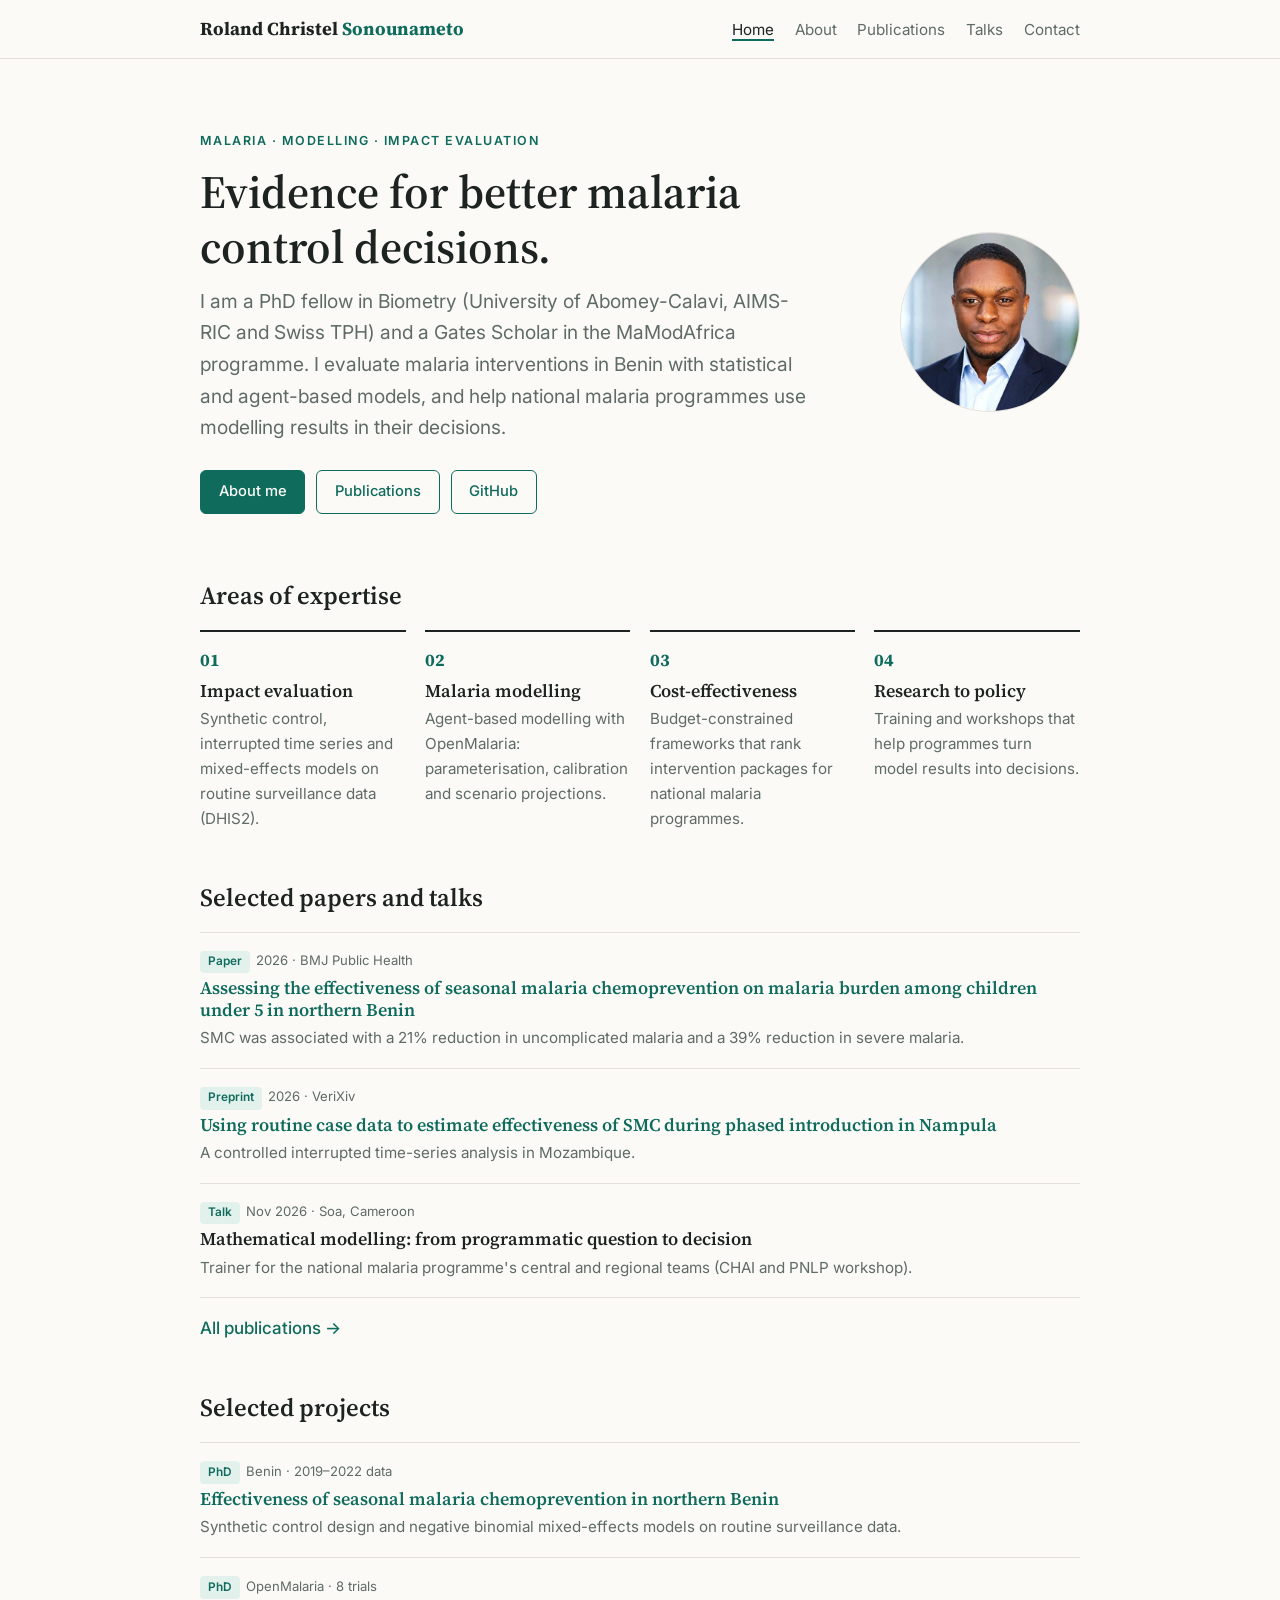
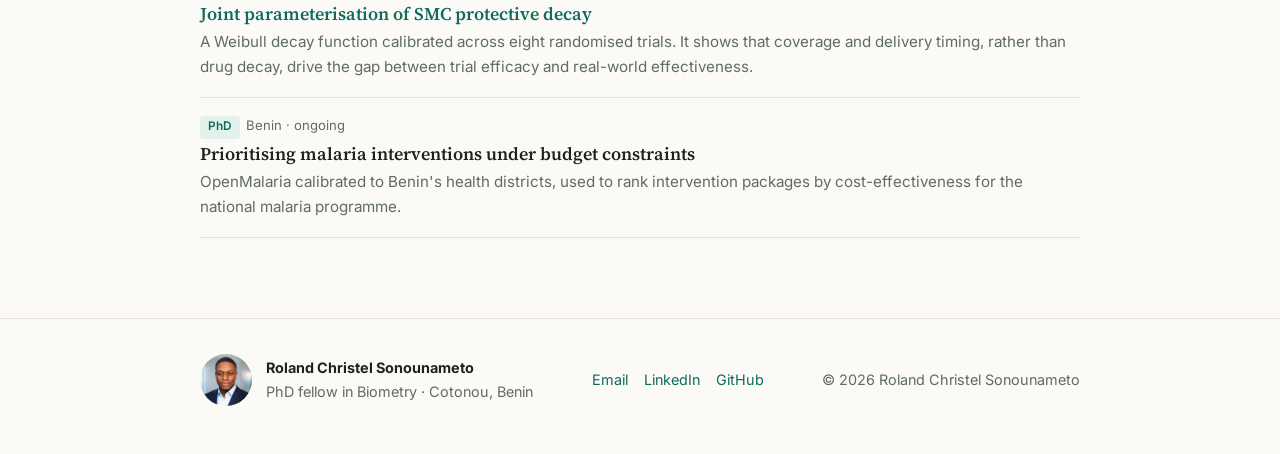
<file: index.html>
<!doctype html>
<html lang="en">
<head>
  <meta charset="utf-8">
  <meta name="viewport" content="width=device-width, initial-scale=1">
  <title>Roland Christel Sonounameto</title>
  <meta name="description" content="Roland Christel Sonounameto, PhD fellow in Biometry: malaria impact evaluation, mathematical and agent-based modelling, and cost-effectiveness for national malaria programmes.">
  <link rel="preconnect" href="https://fonts.googleapis.com">
  <link rel="preconnect" href="https://fonts.gstatic.com" crossorigin>
  <link href="https://fonts.googleapis.com/css2?family=Inter:wght@400;500;600&family=Source+Serif+4:wght@600;700&display=swap" rel="stylesheet">
  <link rel="stylesheet" href="assets/style.css">
  <link rel="icon" href="assets/avatar.svg">
</head>
<body>

<header class="site-header">
  <div class="wrap">
    <a class="logo" href="./">Roland Christel <span>Sonounameto</span></a>
    <nav aria-label="Main">
      <ul>
        <li><a href="./" aria-current="page">Home</a></li>
        <li><a href="about.html">About</a></li>
        <li><a href="publications.html">Publications</a></li>
        <li><a href="talks.html">Talks</a></li>
        <li><a href="about.html#contact">Contact</a></li>
      </ul>
    </nav>
  </div>
</header>

<main class="wrap">

  <section class="hero">
    <div>
      <p class="eyebrow">Malaria · Modelling · Impact evaluation</p>
      <h1>Evidence for better malaria control decisions.</h1>
      <p class="tagline">I am a PhD fellow in Biometry (University of Abomey-Calavi, AIMS-RIC and Swiss TPH) and a Gates Scholar in the MaModAfrica programme. I evaluate malaria interventions in Benin with statistical and agent-based models, and help national malaria programmes use modelling results in their decisions.</p>
      <div class="btn-row">
        <a class="btn primary" href="about.html">About me</a>
        <a class="btn" href="publications.html">Publications</a>
        <a class="btn" href="https://github.com/rolandsonounameto">GitHub</a>
      </div>
    </div>
    <img class="avatar" src="assets/photo.jpg" alt="Portrait of Roland Christel Sonounameto">
  </section>

  <h2>Areas of expertise</h2>
  <ul class="numbered">
    <li><span class="num">01</span><h3>Impact evaluation</h3><p>Synthetic control, interrupted time series and mixed-effects models on routine surveillance data (DHIS2).</p></li>
    <li><span class="num">02</span><h3>Malaria modelling</h3><p>Agent-based modelling with OpenMalaria: parameterisation, calibration and scenario projections.</p></li>
    <li><span class="num">03</span><h3>Cost-effectiveness</h3><p>Budget-constrained frameworks that rank intervention packages for national malaria programmes.</p></li>
    <li><span class="num">04</span><h3>Research to policy</h3><p>Training and workshops that help programmes turn model results into decisions.</p></li>
  </ul>

  <h2>Selected papers and talks</h2>
  <ul class="items">
    <li>
      <div class="meta"><span class="tag">Paper</span>2026 · BMJ Public Health</div>
      <h3><a href="https://doi.org/10.1136/bmjph-2025-004335">Assessing the effectiveness of seasonal malaria chemoprevention on malaria burden among children under 5 in northern Benin</a></h3>
      <p>SMC was associated with a 21% reduction in uncomplicated malaria and a 39% reduction in severe malaria.</p>
    </li>
    <li>
      <div class="meta"><span class="tag">Preprint</span>2026 · VeriXiv</div>
      <h3><a href="https://doi.org/10.12688/verixiv.3944.1">Using routine case data to estimate effectiveness of SMC during phased introduction in Nampula</a></h3>
      <p>A controlled interrupted time-series analysis in Mozambique.</p>
    </li>
    <li>
      <div class="meta"><span class="tag">Talk</span>Nov 2026 · Soa, Cameroon</div>
      <h3>Mathematical modelling: from programmatic question to decision</h3>
      <p>Trainer for the national malaria programme's central and regional teams (CHAI and PNLP workshop).</p>
    </li>
  </ul>
  <a class="more" href="publications.html">All publications →</a>

  <h2>Selected projects</h2>
  <ul class="items">
    <li>
      <div class="meta"><span class="tag">PhD</span>Benin · 2019–2022 data</div>
      <h3><a href="https://github.com/rolandsonounameto/SMC_Analysis_Benin">Effectiveness of seasonal malaria chemoprevention in northern Benin</a></h3>
      <p>Synthetic control design and negative binomial mixed-effects models on routine surveillance data.</p>
    </li>
    <li>
      <div class="meta"><span class="tag">PhD</span>OpenMalaria · 8 trials</div>
      <h3><a href="https://github.com/rolandsonounameto/smcParameterisation">Joint parameterisation of SMC protective decay</a></h3>
      <p>A Weibull decay function calibrated across eight randomised trials. It shows that coverage and delivery timing, rather than drug decay, drive the gap between trial efficacy and real-world effectiveness.</p>
    </li>
    <li>
      <div class="meta"><span class="tag">PhD</span>Benin · ongoing</div>
      <h3>Prioritising malaria interventions under budget constraints</h3>
      <p>OpenMalaria calibrated to Benin's health districts, used to rank intervention packages by cost-effectiveness for the national malaria programme.</p>
    </li>
  </ul>

</main>

<footer class="site-footer">
  <div class="wrap">
    <div class="profile-card">
      <img src="assets/photo.jpg" alt="">
      <div><strong>Roland Christel Sonounameto</strong>PhD fellow in Biometry · Cotonou, Benin</div>
    </div>
    <div class="social">
      <a href="mailto:roland.sonounameto@outlook.com">Email</a>
      <a href="https://www.linkedin.com/in/rolandsonounameto/">LinkedIn</a>
      <a href="https://github.com/rolandsonounameto">GitHub</a>
    </div>
    <div>© 2026 Roland Christel Sonounameto</div>
  </div>
</footer>

</body>
</html>
</file>
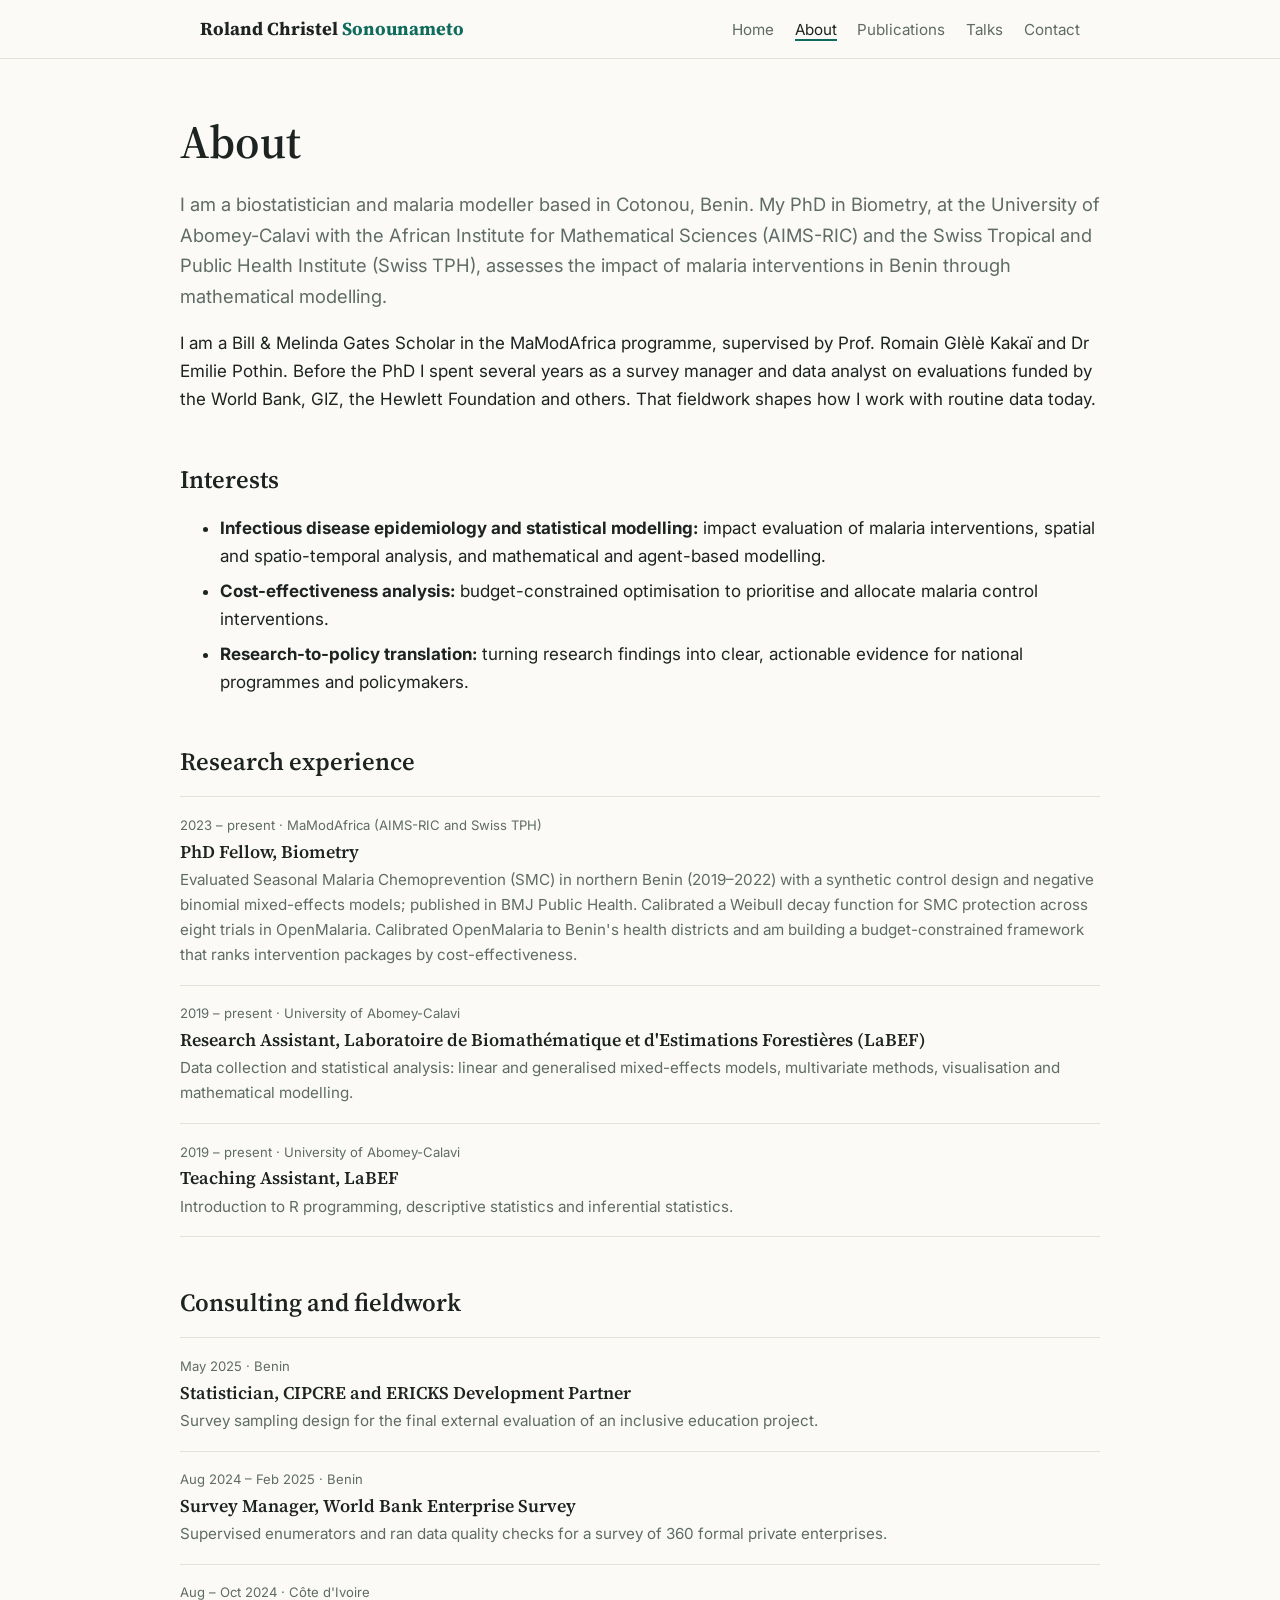
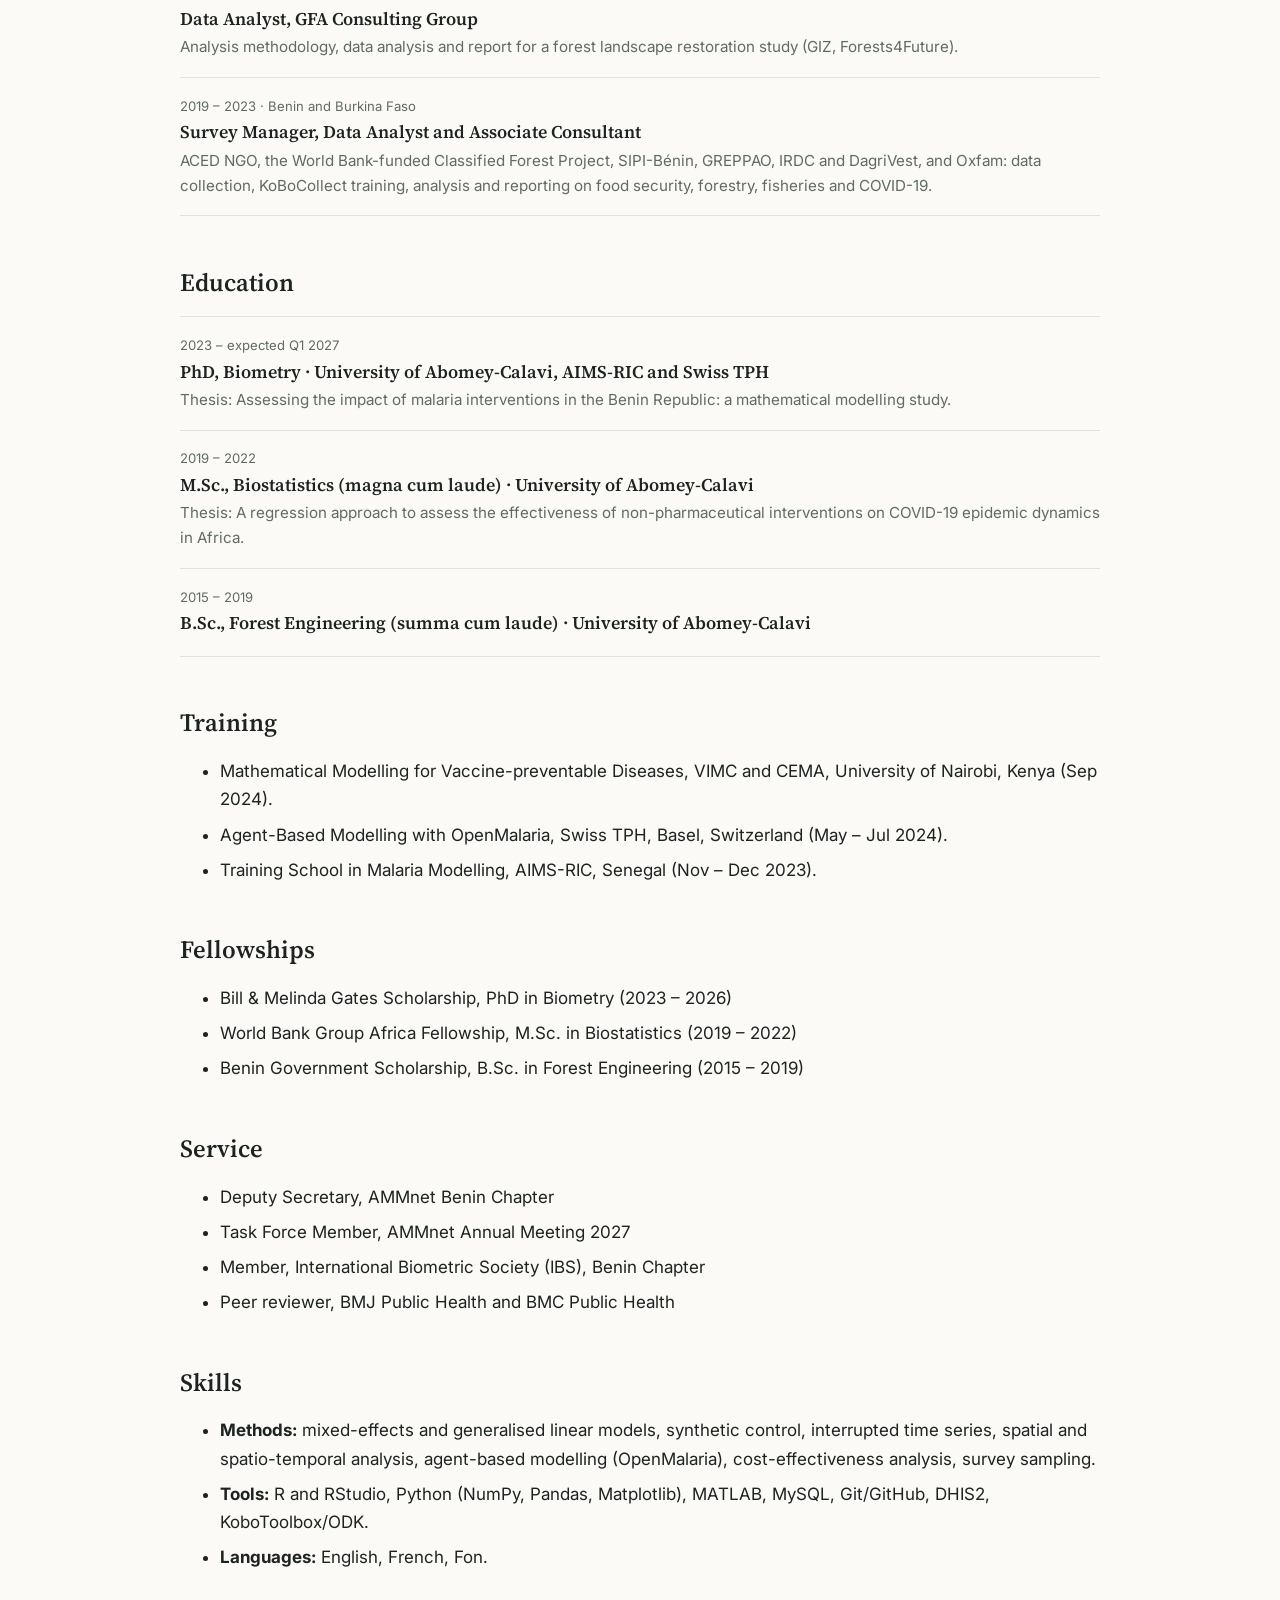
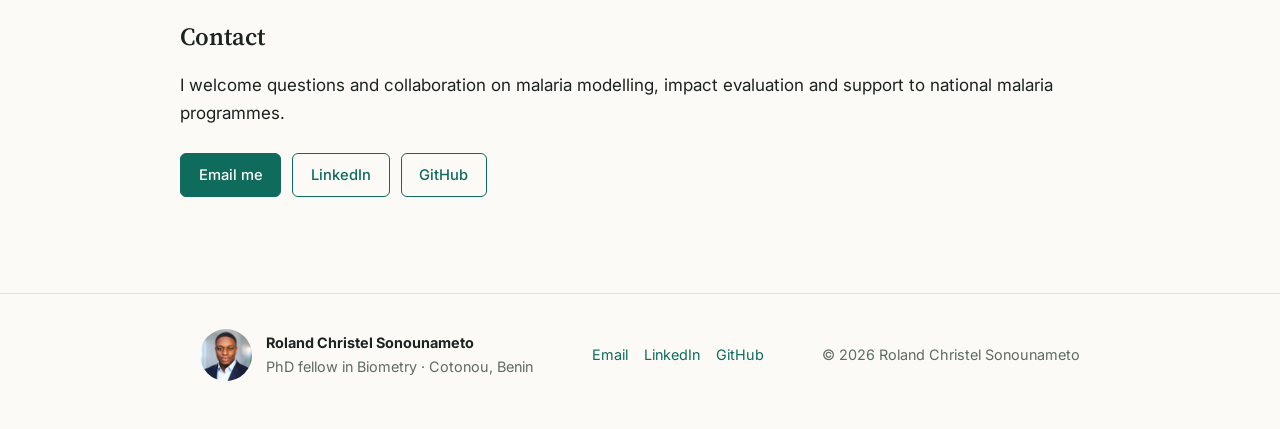
<file: about.html>
<!doctype html>
<html lang="en">
<head>
  <meta charset="utf-8">
  <meta name="viewport" content="width=device-width, initial-scale=1">
  <title>About · Roland Christel Sonounameto</title>
  <link rel="preconnect" href="https://fonts.googleapis.com">
  <link rel="preconnect" href="https://fonts.gstatic.com" crossorigin>
  <link href="https://fonts.googleapis.com/css2?family=Inter:wght@400;500;600&family=Source+Serif+4:wght@600;700&display=swap" rel="stylesheet">
  <link rel="stylesheet" href="assets/style.css">
  <link rel="icon" href="assets/avatar.svg">
</head>
<body>

<header class="site-header">
  <div class="wrap">
    <a class="logo" href="./">Roland Christel <span>Sonounameto</span></a>
    <nav aria-label="Main">
      <ul>
        <li><a href="./">Home</a></li>
        <li><a href="about.html" aria-current="page">About</a></li>
        <li><a href="publications.html">Publications</a></li>
        <li><a href="talks.html">Talks</a></li>
        <li><a href="about.html#contact">Contact</a></li>
      </ul>
    </nav>
  </div>
</header>

<main class="wrap page">
  <h1>About</h1>
  <p class="lead">I am a biostatistician and malaria modeller based in Cotonou, Benin. My PhD in Biometry, at the University of Abomey-Calavi with the African Institute for Mathematical Sciences (AIMS-RIC) and the Swiss Tropical and Public Health Institute (Swiss TPH), assesses the impact of malaria interventions in Benin through mathematical modelling.</p>
  <p>I am a Bill &amp; Melinda Gates Scholar in the MaModAfrica programme, supervised by Prof. Romain Glèlè Kakaï and Dr Emilie Pothin. Before the PhD I spent several years as a survey manager and data analyst on evaluations funded by the World Bank, GIZ, the Hewlett Foundation and others. That fieldwork shapes how I work with routine data today.</p>

  <h2>Interests</h2>
  <ul class="bullets">
    <li><strong>Infectious disease epidemiology and statistical modelling:</strong> impact evaluation of malaria interventions, spatial and spatio-temporal analysis, and mathematical and agent-based modelling.</li>
    <li><strong>Cost-effectiveness analysis:</strong> budget-constrained optimisation to prioritise and allocate malaria control interventions.</li>
    <li><strong>Research-to-policy translation:</strong> turning research findings into clear, actionable evidence for national programmes and policymakers.</li>
  </ul>

  <h2>Research experience</h2>
  <ul class="items">
    <li>
      <div class="meta">2023 – present · MaModAfrica (AIMS-RIC and Swiss TPH)</div>
      <h3>PhD Fellow, Biometry</h3>
      <p>Evaluated Seasonal Malaria Chemoprevention (SMC) in northern Benin (2019–2022) with a synthetic control design and negative binomial mixed-effects models; published in BMJ Public Health. Calibrated a Weibull decay function for SMC protection across eight trials in OpenMalaria. Calibrated OpenMalaria to Benin's health districts and am building a budget-constrained framework that ranks intervention packages by cost-effectiveness.</p>
    </li>
    <li>
      <div class="meta">2019 – present · University of Abomey-Calavi</div>
      <h3>Research Assistant, Laboratoire de Biomathématique et d'Estimations Forestières (LaBEF)</h3>
      <p>Data collection and statistical analysis: linear and generalised mixed-effects models, multivariate methods, visualisation and mathematical modelling.</p>
    </li>
    <li>
      <div class="meta">2019 – present · University of Abomey-Calavi</div>
      <h3>Teaching Assistant, LaBEF</h3>
      <p>Introduction to R programming, descriptive statistics and inferential statistics.</p>
    </li>
  </ul>

  <h2>Consulting and fieldwork</h2>
  <ul class="items">
    <li><div class="meta">May 2025 · Benin</div><h3>Statistician, CIPCRE and ERICKS Development Partner</h3><p>Survey sampling design for the final external evaluation of an inclusive education project.</p></li>
    <li><div class="meta">Aug 2024 – Feb 2025 · Benin</div><h3>Survey Manager, World Bank Enterprise Survey</h3><p>Supervised enumerators and ran data quality checks for a survey of 360 formal private enterprises.</p></li>
    <li><div class="meta">Aug – Oct 2024 · Côte d'Ivoire</div><h3>Data Analyst, GFA Consulting Group</h3><p>Analysis methodology, data analysis and report for a forest landscape restoration study (GIZ, Forests4Future).</p></li>
    <li><div class="meta">2019 – 2023 · Benin and Burkina Faso</div><h3>Survey Manager, Data Analyst and Associate Consultant</h3><p>ACED NGO, the World Bank-funded Classified Forest Project, SIPI-Bénin, GREPPAO, IRDC and DagriVest, and Oxfam: data collection, KoBoCollect training, analysis and reporting on food security, forestry, fisheries and COVID-19.</p></li>
  </ul>

  <h2>Education</h2>
  <ul class="items">
    <li><div class="meta">2023 – expected Q1 2027</div><h3>PhD, Biometry · University of Abomey-Calavi, AIMS-RIC and Swiss TPH</h3><p>Thesis: Assessing the impact of malaria interventions in the Benin Republic: a mathematical modelling study.</p></li>
    <li><div class="meta">2019 – 2022</div><h3>M.Sc., Biostatistics (magna cum laude) · University of Abomey-Calavi</h3><p>Thesis: A regression approach to assess the effectiveness of non-pharmaceutical interventions on COVID-19 epidemic dynamics in Africa.</p></li>
    <li><div class="meta">2015 – 2019</div><h3>B.Sc., Forest Engineering (summa cum laude) · University of Abomey-Calavi</h3></li>
  </ul>

  <h2>Training</h2>
  <ul class="bullets">
    <li>Mathematical Modelling for Vaccine-preventable Diseases, VIMC and CEMA, University of Nairobi, Kenya (Sep 2024).</li>
    <li>Agent-Based Modelling with OpenMalaria, Swiss TPH, Basel, Switzerland (May – Jul 2024).</li>
    <li>Training School in Malaria Modelling, AIMS-RIC, Senegal (Nov – Dec 2023).</li>
  </ul>

  <h2>Fellowships</h2>
  <ul class="bullets">
    <li>Bill &amp; Melinda Gates Scholarship, PhD in Biometry (2023 – 2026)</li>
    <li>World Bank Group Africa Fellowship, M.Sc. in Biostatistics (2019 – 2022)</li>
    <li>Benin Government Scholarship, B.Sc. in Forest Engineering (2015 – 2019)</li>
  </ul>

  <h2>Service</h2>
  <ul class="bullets">
    <li>Deputy Secretary, AMMnet Benin Chapter</li>
    <li>Task Force Member, AMMnet Annual Meeting 2027</li>
    <li>Member, International Biometric Society (IBS), Benin Chapter</li>
    <li>Peer reviewer, BMJ Public Health and BMC Public Health</li>
  </ul>

  <h2>Skills</h2>
  <ul class="bullets">
    <li><strong>Methods:</strong> mixed-effects and generalised linear models, synthetic control, interrupted time series, spatial and spatio-temporal analysis, agent-based modelling (OpenMalaria), cost-effectiveness analysis, survey sampling.</li>
    <li><strong>Tools:</strong> R and RStudio, Python (NumPy, Pandas, Matplotlib), MATLAB, MySQL, Git/GitHub, DHIS2, KoboToolbox/ODK.</li>
    <li><strong>Languages:</strong> English, French, Fon.</li>
  </ul>

  <h2 id="contact">Contact</h2>
  <p>I welcome questions and collaboration on malaria modelling, impact evaluation and support to national malaria programmes.</p>
  <div class="btn-row">
    <a class="btn primary" href="mailto:roland.sonounameto@outlook.com">Email me</a>
    <a class="btn" href="https://www.linkedin.com/in/rolandsonounameto/">LinkedIn</a>
    <a class="btn" href="https://github.com/rolandsonounameto">GitHub</a>
  </div>
</main>

<footer class="site-footer">
  <div class="wrap">
    <div class="profile-card">
      <img src="assets/photo.jpg" alt="">
      <div><strong>Roland Christel Sonounameto</strong>PhD fellow in Biometry · Cotonou, Benin</div>
    </div>
    <div class="social">
      <a href="mailto:roland.sonounameto@outlook.com">Email</a>
      <a href="https://www.linkedin.com/in/rolandsonounameto/">LinkedIn</a>
      <a href="https://github.com/rolandsonounameto">GitHub</a>
    </div>
    <div>© 2026 Roland Christel Sonounameto</div>
  </div>
</footer>

</body>
</html>
</file>
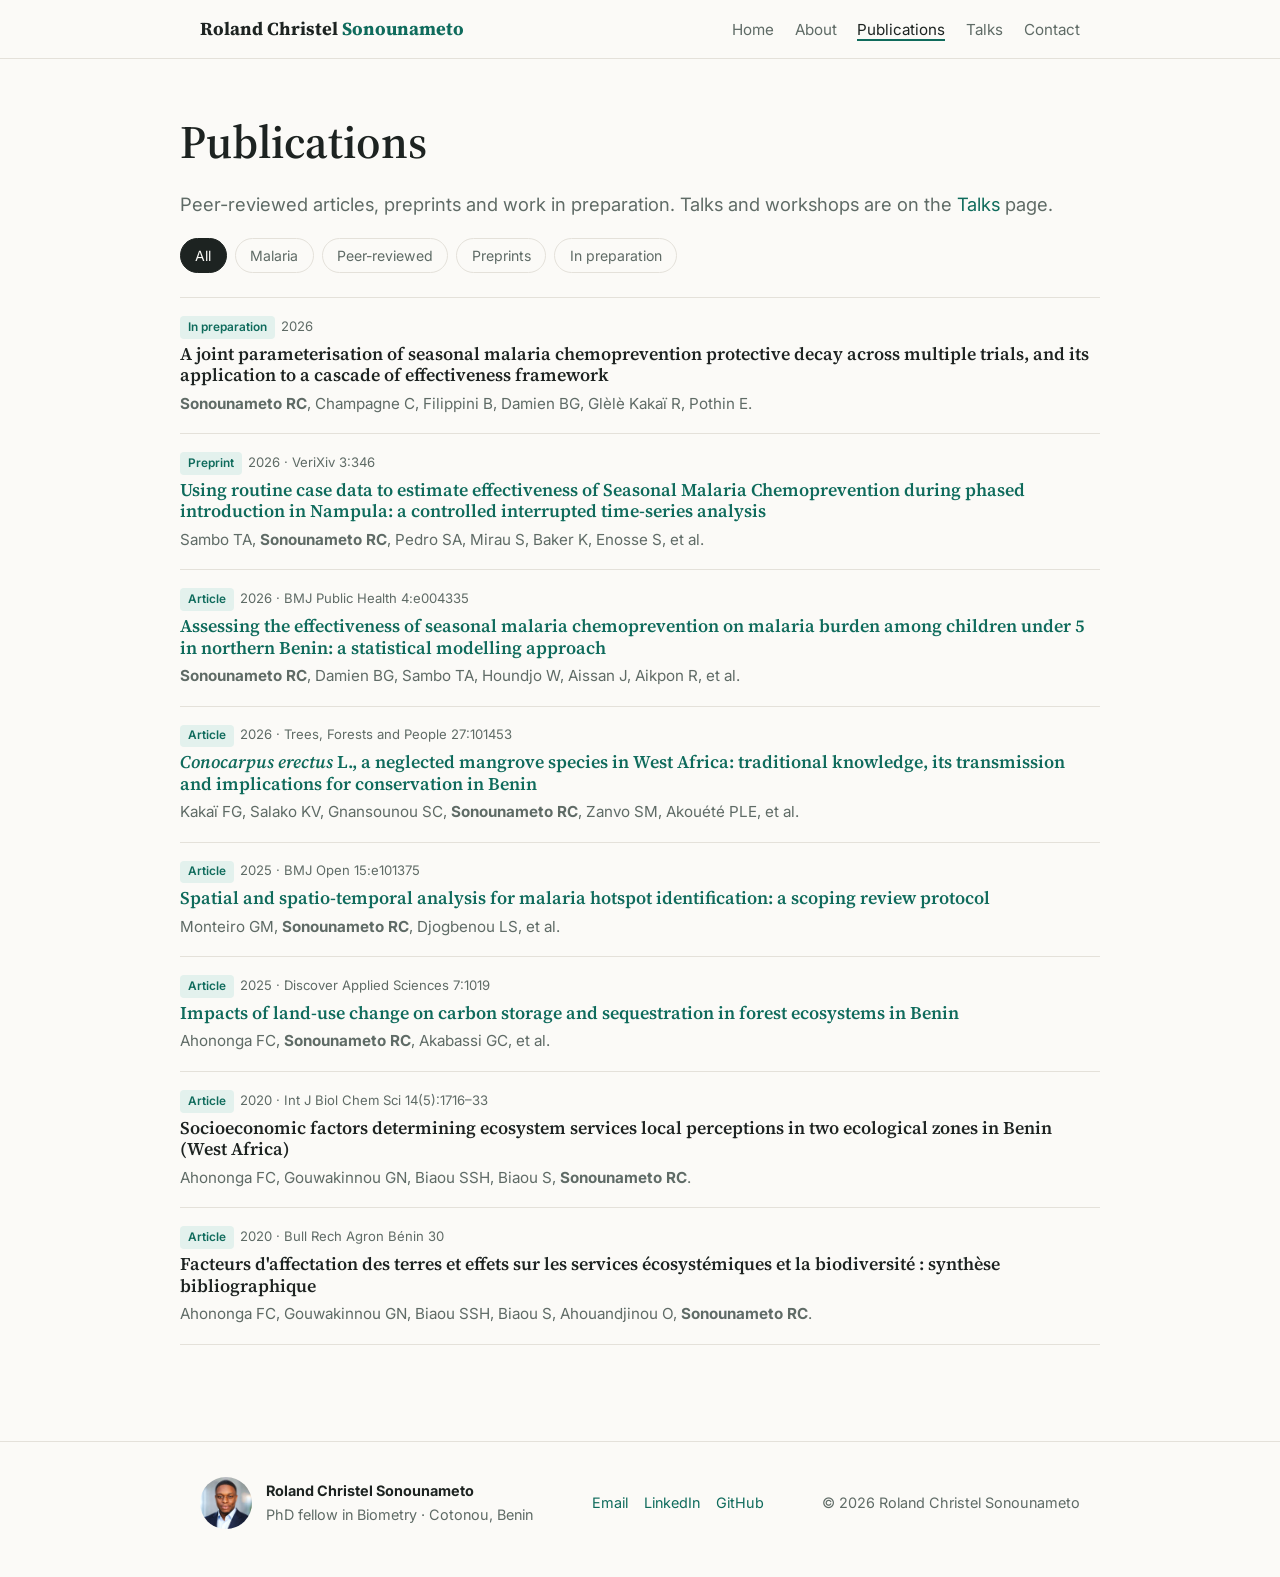
<file: publications.html>
<!doctype html>
<html lang="en">
<head>
  <meta charset="utf-8">
  <meta name="viewport" content="width=device-width, initial-scale=1">
  <title>Publications · Roland Christel Sonounameto</title>
  <link rel="preconnect" href="https://fonts.googleapis.com">
  <link rel="preconnect" href="https://fonts.gstatic.com" crossorigin>
  <link href="https://fonts.googleapis.com/css2?family=Inter:wght@400;500;600&family=Source+Serif+4:wght@600;700&display=swap" rel="stylesheet">
  <link rel="stylesheet" href="assets/style.css">
  <link rel="icon" href="assets/avatar.svg">
</head>
<body>

<header class="site-header">
  <div class="wrap">
    <a class="logo" href="./">Roland Christel <span>Sonounameto</span></a>
    <nav aria-label="Main">
      <ul>
        <li><a href="./">Home</a></li>
        <li><a href="about.html">About</a></li>
        <li><a href="publications.html" aria-current="page">Publications</a></li>
        <li><a href="talks.html">Talks</a></li>
        <li><a href="about.html#contact">Contact</a></li>
      </ul>
    </nav>
  </div>
</header>

<main class="wrap page">
  <h1>Publications</h1>
  <p class="lead">Peer-reviewed articles, preprints and work in preparation. Talks and workshops are on the <a href="talks.html">Talks</a> page.</p>

  <div class="filters" role="group" aria-label="Filter by type">
    <button class="active" data-filter="all">All</button>
    <button data-filter="malaria">Malaria</button>
    <button data-filter="article">Peer-reviewed</button>
    <button data-filter="preprint">Preprints</button>
    <button data-filter="prep">In preparation</button>
  </div>

  <!-- One <li> per output. data-type: article, preprint or prep. Add "malaria" for malaria papers. -->
  <ul class="items" id="pub-list">
    <li data-type="prep malaria">
      <div class="meta"><span class="tag">In preparation</span>2026</div>
      <h3>A joint parameterisation of seasonal malaria chemoprevention protective decay across multiple trials, and its application to a cascade of effectiveness framework</h3>
      <p><strong>Sonounameto RC</strong>, Champagne C, Filippini B, Damien BG, Glèlè Kakaï R, Pothin E.</p>
    </li>
    <li data-type="preprint malaria">
      <div class="meta"><span class="tag">Preprint</span>2026 · VeriXiv 3:346</div>
      <h3><a href="https://doi.org/10.12688/verixiv.3944.1">Using routine case data to estimate effectiveness of Seasonal Malaria Chemoprevention during phased introduction in Nampula: a controlled interrupted time-series analysis</a></h3>
      <p>Sambo TA, <strong>Sonounameto RC</strong>, Pedro SA, Mirau S, Baker K, Enosse S, et al.</p>
    </li>
    <li data-type="article malaria">
      <div class="meta"><span class="tag">Article</span>2026 · BMJ Public Health 4:e004335</div>
      <h3><a href="https://doi.org/10.1136/bmjph-2025-004335">Assessing the effectiveness of seasonal malaria chemoprevention on malaria burden among children under 5 in northern Benin: a statistical modelling approach</a></h3>
      <p><strong>Sonounameto RC</strong>, Damien BG, Sambo TA, Houndjo W, Aissan J, Aikpon R, et al.</p>
    </li>
    <li data-type="article">
      <div class="meta"><span class="tag">Article</span>2026 · Trees, Forests and People 27:101453</div>
      <h3><a href="https://doi.org/10.1016/j.tfp.2026.101453"><em>Conocarpus erectus</em> L., a neglected mangrove species in West Africa: traditional knowledge, its transmission and implications for conservation in Benin</a></h3>
      <p>Kakaï FG, Salako KV, Gnansounou SC, <strong>Sonounameto RC</strong>, Zanvo SM, Akouété PLE, et al.</p>
    </li>
    <li data-type="article malaria">
      <div class="meta"><span class="tag">Article</span>2025 · BMJ Open 15:e101375</div>
      <h3><a href="https://doi.org/10.1136/bmjopen-2025-101375">Spatial and spatio-temporal analysis for malaria hotspot identification: a scoping review protocol</a></h3>
      <p>Monteiro GM, <strong>Sonounameto RC</strong>, Djogbenou LS, et al.</p>
    </li>
    <li data-type="article">
      <div class="meta"><span class="tag">Article</span>2025 · Discover Applied Sciences 7:1019</div>
      <h3><a href="https://doi.org/10.1007/s42452-025-07277-7">Impacts of land-use change on carbon storage and sequestration in forest ecosystems in Benin</a></h3>
      <p>Ahononga FC, <strong>Sonounameto RC</strong>, Akabassi GC, et al.</p>
    </li>
    <li data-type="article">
      <div class="meta"><span class="tag">Article</span>2020 · Int J Biol Chem Sci 14(5):1716–33</div>
      <h3>Socioeconomic factors determining ecosystem services local perceptions in two ecological zones in Benin (West Africa)</h3>
      <p>Ahononga FC, Gouwakinnou GN, Biaou SSH, Biaou S, <strong>Sonounameto RC</strong>.</p>
    </li>
    <li data-type="article">
      <div class="meta"><span class="tag">Article</span>2020 · Bull Rech Agron Bénin 30</div>
      <h3>Facteurs d'affectation des terres et effets sur les services écosystémiques et la biodiversité : synthèse bibliographique</h3>
      <p>Ahononga FC, Gouwakinnou GN, Biaou SSH, Biaou S, Ahouandjinou O, <strong>Sonounameto RC</strong>.</p>
    </li>
  </ul>
</main>

<footer class="site-footer">
  <div class="wrap">
    <div class="profile-card">
      <img src="assets/photo.jpg" alt="">
      <div><strong>Roland Christel Sonounameto</strong>PhD fellow in Biometry · Cotonou, Benin</div>
    </div>
    <div class="social">
      <a href="mailto:roland.sonounameto@outlook.com">Email</a>
      <a href="https://www.linkedin.com/in/rolandsonounameto/">LinkedIn</a>
      <a href="https://github.com/rolandsonounameto">GitHub</a>
    </div>
    <div>© 2026 Roland Christel Sonounameto</div>
  </div>
</footer>

<script>
  document.querySelectorAll('.filters button').forEach(function (b) {
    b.addEventListener('click', function () {
      document.querySelectorAll('.filters button').forEach(function (x) { x.classList.remove('active'); });
      b.classList.add('active');
      var f = b.dataset.filter;
      document.querySelectorAll('#pub-list li').forEach(function (li) {
        var types = li.dataset.type.split(' ');
        li.style.display = (f === 'all' || types.indexOf(f) !== -1) ? '' : 'none';
      });
    });
  });
</script>
</body>
</html>
</file>
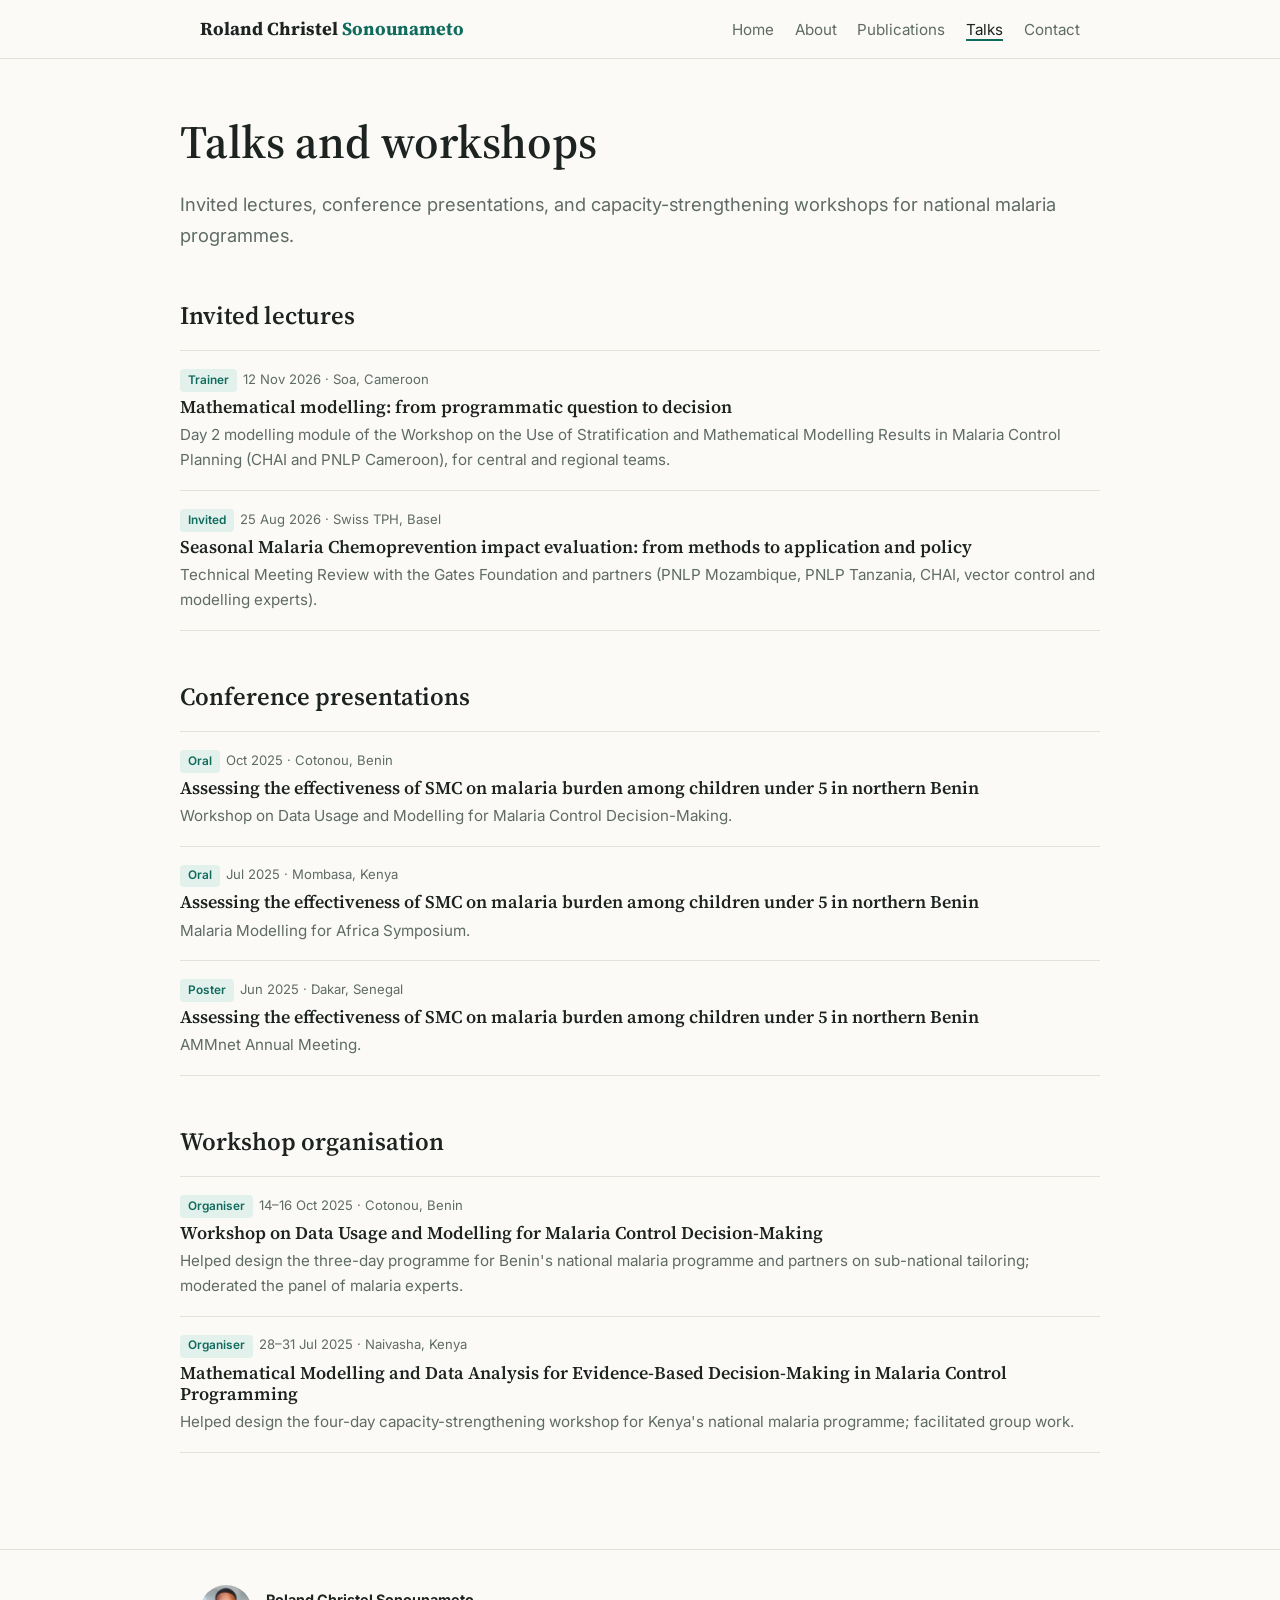
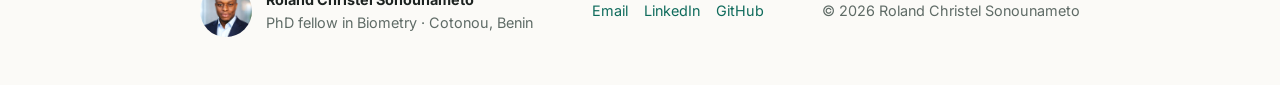
<file: talks.html>
<!doctype html>
<html lang="en">
<head>
  <meta charset="utf-8">
  <meta name="viewport" content="width=device-width, initial-scale=1">
  <title>Talks · Roland Christel Sonounameto</title>
  <link rel="preconnect" href="https://fonts.googleapis.com">
  <link rel="preconnect" href="https://fonts.gstatic.com" crossorigin>
  <link href="https://fonts.googleapis.com/css2?family=Inter:wght@400;500;600&family=Source+Serif+4:wght@600;700&display=swap" rel="stylesheet">
  <link rel="stylesheet" href="assets/style.css">
  <link rel="icon" href="assets/avatar.svg">
</head>
<body>

<header class="site-header">
  <div class="wrap">
    <a class="logo" href="./">Roland Christel <span>Sonounameto</span></a>
    <nav aria-label="Main">
      <ul>
        <li><a href="./">Home</a></li>
        <li><a href="about.html">About</a></li>
        <li><a href="publications.html">Publications</a></li>
        <li><a href="talks.html" aria-current="page">Talks</a></li>
        <li><a href="about.html#contact">Contact</a></li>
      </ul>
    </nav>
  </div>
</header>

<main class="wrap page">
  <h1>Talks and workshops</h1>
  <p class="lead">Invited lectures, conference presentations, and capacity-strengthening workshops for national malaria programmes.</p>

  <h2>Invited lectures</h2>
  <ul class="items">
    <li>
      <div class="meta"><span class="tag">Trainer</span>12 Nov 2026 · Soa, Cameroon</div>
      <h3>Mathematical modelling: from programmatic question to decision</h3>
      <p>Day 2 modelling module of the Workshop on the Use of Stratification and Mathematical Modelling Results in Malaria Control Planning (CHAI and PNLP Cameroon), for central and regional teams.</p>
    </li>
    <li>
      <div class="meta"><span class="tag">Invited</span>25 Aug 2026 · Swiss TPH, Basel</div>
      <h3>Seasonal Malaria Chemoprevention impact evaluation: from methods to application and policy</h3>
      <p>Technical Meeting Review with the Gates Foundation and partners (PNLP Mozambique, PNLP Tanzania, CHAI, vector control and modelling experts).</p>
    </li>
  </ul>

  <h2>Conference presentations</h2>
  <ul class="items">
    <li>
      <div class="meta"><span class="tag">Oral</span>Oct 2025 · Cotonou, Benin</div>
      <h3>Assessing the effectiveness of SMC on malaria burden among children under 5 in northern Benin</h3>
      <p>Workshop on Data Usage and Modelling for Malaria Control Decision-Making.</p>
    </li>
    <li>
      <div class="meta"><span class="tag">Oral</span>Jul 2025 · Mombasa, Kenya</div>
      <h3>Assessing the effectiveness of SMC on malaria burden among children under 5 in northern Benin</h3>
      <p>Malaria Modelling for Africa Symposium.</p>
    </li>
    <li>
      <div class="meta"><span class="tag">Poster</span>Jun 2025 · Dakar, Senegal</div>
      <h3>Assessing the effectiveness of SMC on malaria burden among children under 5 in northern Benin</h3>
      <p>AMMnet Annual Meeting.</p>
    </li>
  </ul>

  <h2>Workshop organisation</h2>
  <ul class="items">
    <li>
      <div class="meta"><span class="tag">Organiser</span>14–16 Oct 2025 · Cotonou, Benin</div>
      <h3>Workshop on Data Usage and Modelling for Malaria Control Decision-Making</h3>
      <p>Helped design the three-day programme for Benin's national malaria programme and partners on sub-national tailoring; moderated the panel of malaria experts.</p>
    </li>
    <li>
      <div class="meta"><span class="tag">Organiser</span>28–31 Jul 2025 · Naivasha, Kenya</div>
      <h3>Mathematical Modelling and Data Analysis for Evidence-Based Decision-Making in Malaria Control Programming</h3>
      <p>Helped design the four-day capacity-strengthening workshop for Kenya's national malaria programme; facilitated group work.</p>
    </li>
  </ul>
</main>

<footer class="site-footer">
  <div class="wrap">
    <div class="profile-card">
      <img src="assets/photo.jpg" alt="">
      <div><strong>Roland Christel Sonounameto</strong>PhD fellow in Biometry · Cotonou, Benin</div>
    </div>
    <div class="social">
      <a href="mailto:roland.sonounameto@outlook.com">Email</a>
      <a href="https://www.linkedin.com/in/rolandsonounameto/">LinkedIn</a>
      <a href="https://github.com/rolandsonounameto">GitHub</a>
    </div>
    <div>© 2026 Roland Christel Sonounameto</div>
  </div>
</footer>

</body>
</html>
</file>
<file: assets/style.css>
/* ---------- Tokens ---------- */
:root {
  --bg: #fbfaf7;
  --surface: #ffffff;
  --text: #1d2321;
  --muted: #5f6b66;
  --line: #e4e1da;
  --accent: #0f6b5c;      /* deep teal */
  --accent-soft: #e3f1ed;
  --max: 920px;
  --serif: "Source Serif 4", Georgia, serif;
  --sans: "Inter", system-ui, -apple-system, "Segoe UI", sans-serif;
}
@media (prefers-color-scheme: dark) {
  :root {
    --bg: #141816;
    --surface: #1b201e;
    --text: #e9ece9;
    --muted: #a3ada8;
    --line: #2c3330;
    --accent: #5fc4ad;
    --accent-soft: #1f3530;
  }
}

/* ---------- Base ---------- */
* { box-sizing: border-box; }
html { -webkit-text-size-adjust: 100%; }
body {
  margin: 0;
  background: var(--bg);
  color: var(--text);
  font: 17px/1.65 var(--sans);
}
a { color: var(--accent); text-decoration: none; }
a:hover { text-decoration: underline; }
img { max-width: 100%; display: block; }
h1, h2, h3 { font-family: var(--serif); line-height: 1.2; font-weight: 600; }
h1 { font-size: clamp(2rem, 5vw, 2.9rem); margin: 0 0 .6rem; }
h2 { font-size: 1.55rem; margin: 3.2rem 0 1.2rem; }
h3 { font-size: 1.12rem; margin: 0 0 .3rem; }
.wrap { max-width: var(--max); margin: 0 auto; padding: 0 20px; }

/* ---------- Header / nav ---------- */
.site-header {
  border-bottom: 1px solid var(--line);
  background: var(--bg);
  position: sticky; top: 0; z-index: 10;
}
.site-header .wrap {
  display: flex; align-items: center; justify-content: space-between;
  gap: 1rem; flex-wrap: wrap; padding-top: 14px; padding-bottom: 14px;
}
.logo { font-family: var(--serif); font-weight: 700; font-size: 1.15rem; color: var(--text); }
.logo span { color: var(--accent); }
nav ul { list-style: none; display: flex; flex-wrap: wrap; gap: .2rem 1.3rem; margin: 0; padding: 0; }
nav a { color: var(--muted); font-size: .95rem; }
nav a:hover, nav a[aria-current="page"] { color: var(--text); text-decoration: none; }
nav a[aria-current="page"] { border-bottom: 2px solid var(--accent); }

/* ---------- Hero ---------- */
.hero { padding: 4.5rem 0 1rem; display: grid; grid-template-columns: 1fr 180px; gap: 2.5rem; align-items: center; }
.hero .tagline { font-size: 1.2rem; color: var(--muted); max-width: 38rem; margin: 0; }
.avatar {
  width: 180px; height: 180px; border-radius: 50%; object-fit: cover;
  background: var(--accent-soft); border: 1px solid var(--line);
}
.eyebrow { text-transform: uppercase; letter-spacing: .12em; font-size: .78rem; color: var(--accent); font-weight: 600; margin: 0 0 .8rem; }
.btn-row { display: flex; flex-wrap: wrap; gap: .7rem; margin-top: 1.6rem; }
.btn {
  display: inline-block; padding: .55rem 1.1rem; border-radius: 6px;
  border: 1px solid var(--accent); font-size: .92rem; font-weight: 500;
}
.btn.primary { background: var(--accent); color: var(--bg); }
.btn:hover { text-decoration: none; opacity: .88; }

/* ---------- Numbered items ---------- */
.numbered { display: grid; grid-template-columns: repeat(auto-fit, minmax(190px, 1fr)); gap: 1.2rem; padding: 0; margin: 0; list-style: none; }
.numbered li { border-top: 2px solid var(--text); padding-top: .9rem; }
.numbered .num { font-family: var(--serif); color: var(--accent); font-size: 1.1rem; font-weight: 700; display: block; margin-bottom: .3rem; }
.numbered p { margin: .2rem 0 0; color: var(--muted); font-size: .95rem; }

/* ---------- Lists of items (papers, posts, projects) ---------- */
.items { list-style: none; padding: 0; margin: 0; }
.items li { padding: 1.1rem 0; border-bottom: 1px solid var(--line); }
.items li:first-child { border-top: 1px solid var(--line); }
.meta { font-size: .82rem; color: var(--muted); margin-bottom: .25rem; }
.tag {
  display: inline-block; background: var(--accent-soft); color: var(--accent);
  font-size: .74rem; font-weight: 600; padding: .1rem .5rem; border-radius: 4px; margin-right: .4rem;
}
.items p { margin: .3rem 0 0; color: var(--muted); font-size: .95rem; }
.more { display: inline-block; margin-top: 1rem; font-weight: 500; }

/* ---------- Prose pages ---------- */
.page { padding: 3.5rem 0 1rem; }
.page .lead { font-size: 1.15rem; color: var(--muted); }
.page ul.bullets li { margin-bottom: .45rem; }
.filters { display: flex; flex-wrap: wrap; gap: .5rem; margin: 1rem 0 1.5rem; }
.filters button {
  font: inherit; font-size: .88rem; cursor: pointer; background: transparent; color: var(--muted);
  border: 1px solid var(--line); border-radius: 99px; padding: .3rem .9rem;
}
.filters button.active { background: var(--text); color: var(--bg); border-color: var(--text); }

/* ---------- Footer ---------- */
.site-footer { margin-top: 5rem; border-top: 1px solid var(--line); padding: 2.2rem 0 3rem; font-size: .9rem; color: var(--muted); }
.site-footer .wrap { display: flex; flex-wrap: wrap; justify-content: space-between; gap: 1.5rem; align-items: center; }
.profile-card { display: flex; gap: .9rem; align-items: center; }
.profile-card img { width: 52px; height: 52px; border-radius: 50%; object-fit: cover; background: var(--accent-soft); }
.profile-card strong { color: var(--text); display: block; }
.social { display: flex; gap: 1rem; flex-wrap: wrap; }

/* ---------- Mobile ---------- */
@media (max-width: 640px) {
  body { font-size: 16px; }
  .hero { grid-template-columns: 1fr; padding-top: 2.5rem; gap: 1.5rem; }
  .hero .avatar { order: -1; width: 120px; height: 120px; }
  .site-header { position: static; }
}
</file>
